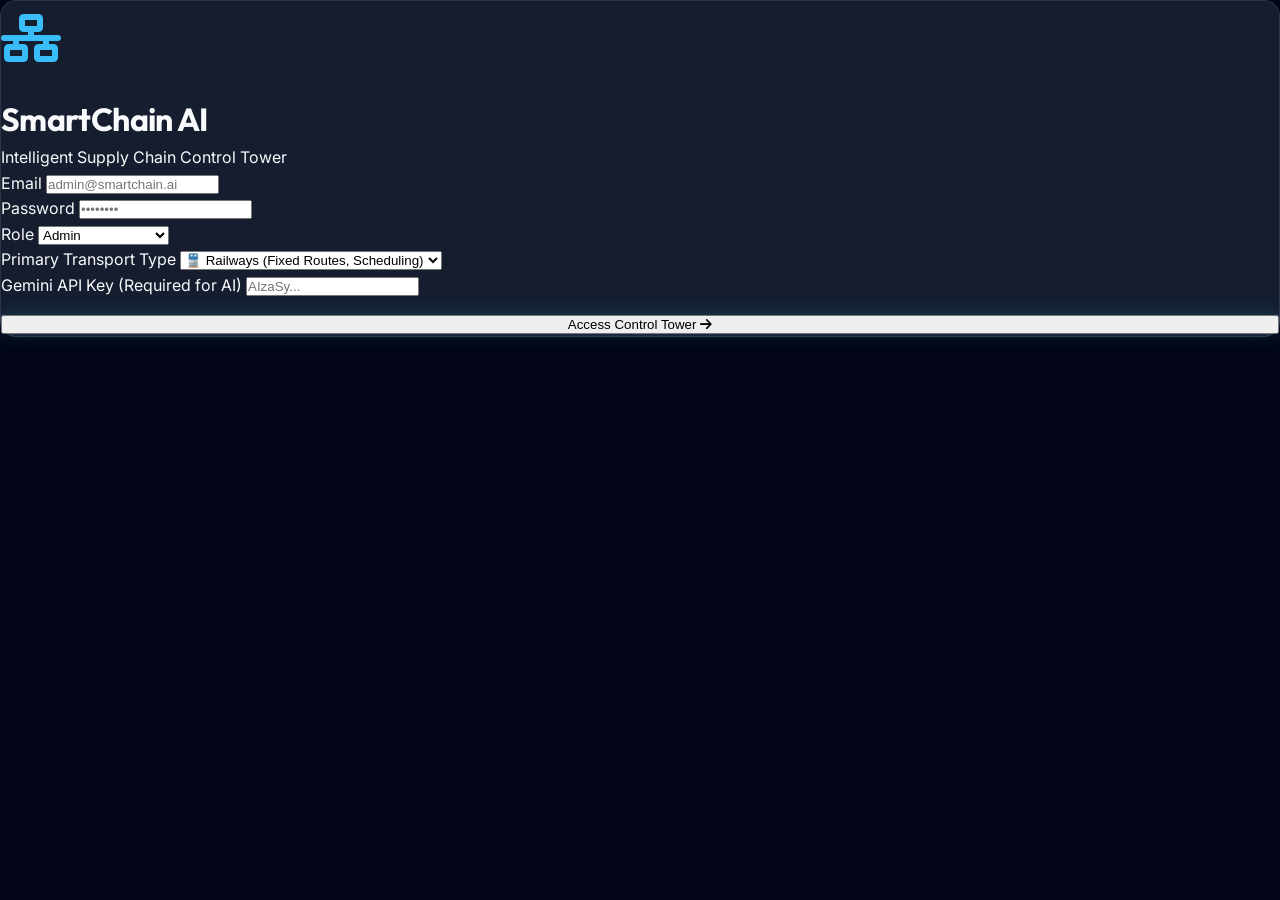
<file: index.html>
<!DOCTYPE html>
<html lang="en">
<head>
    <meta charset="UTF-8">
    <meta name="viewport" content="width=device-width, initial-scale=1.0">
    <title>SmartChain AI | Login</title>
    <link rel="stylesheet" href="https://cdnjs.cloudflare.com/ajax/libs/font-awesome/6.4.0/css/all.min.css">
    <link href="https://fonts.googleapis.com/css2?family=Inter:wght@400;500;600;700&display=swap" rel="stylesheet">
    <link rel="stylesheet" href="style.css">
</head>
<body>

    <div class="login-container">
        <div class="glass login-card fade-in">
            <div class="login-header">
                <div style="font-size: 3rem; color: var(--accent-blue); margin-bottom: 1rem;">
                    <i class="fas fa-network-wired"></i>
                </div>
                <h1 class="text-gradient">SmartChain AI</h1>
                <p>Intelligent Supply Chain Control Tower</p>
            </div>

            <form id="loginForm">
                <div class="form-group">
                    <label for="email">Email</label>
                    <input type="email" id="email" class="form-control" placeholder="admin@smartchain.ai" required>
                </div>

                <div class="form-group">
                    <label for="password">Password</label>
                    <input type="password" id="password" class="form-control" placeholder="••••••••" required>
                </div>

                <div class="form-group">
                    <label for="role">Role</label>
                    <select id="role" class="form-control" required>
                        <option value="Admin">Admin</option>
                        <option value="Logistics Manager">Logistics Manager</option>
                        <option value="Driver">Driver</option>
                    </select>
                </div>

                <div class="form-group">
                    <label for="transportType">Primary Transport Type</label>
                    <select id="transportType" class="form-control" required>
                        <option value="Railways">🚆 Railways (Fixed Routes, Scheduling)</option>
                        <option value="Airways">✈️ Airways (Fastest, Time Optimization)</option>
                        <option value="Roadways">🚌 Roadways (Flexible, Alternate Paths)</option>
                    </select>
                </div>
                
                <div class="form-group">
                    <label for="apiKey">Gemini API Key (Required for AI)</label>
                    <input type="password" id="apiKey" class="form-control" placeholder="AIzaSy..." required>
                </div>

                <button type="submit" class="btn glow-blue" style="margin-top: 1rem; width: 100%;">
                    Access Control Tower <i class="fas fa-arrow-right"></i>
                </button>
            </form>
        </div>
    </div>

    <script src="auth.js"></script>
    <script>
        // If already logged in, redirect to dashboard
        document.addEventListener('DOMContentLoaded', () => {
            const user = JSON.parse(localStorage.getItem('smartchain_user'));
            if (user && user.email) {
                window.location.href = 'dashboard.html';
            }
        });

        document.getElementById('loginForm').addEventListener('submit', (e) => {
            e.preventDefault();
            const email = document.getElementById('email').value;
            const password = document.getElementById('password').value;
            const role = document.getElementById('role').value;
            const transportType = document.getElementById('transportType').value;
            const apiKey = document.getElementById('apiKey').value;

            if (email && password && apiKey) {
                const userData = {
                    email,
                    role,
                    transportType,
                    apiKey
                };
                localStorage.setItem('smartchain_user', JSON.stringify(userData));
                window.location.href = 'dashboard.html';
            }
        });
    </script>
</body>
</html>
</file>
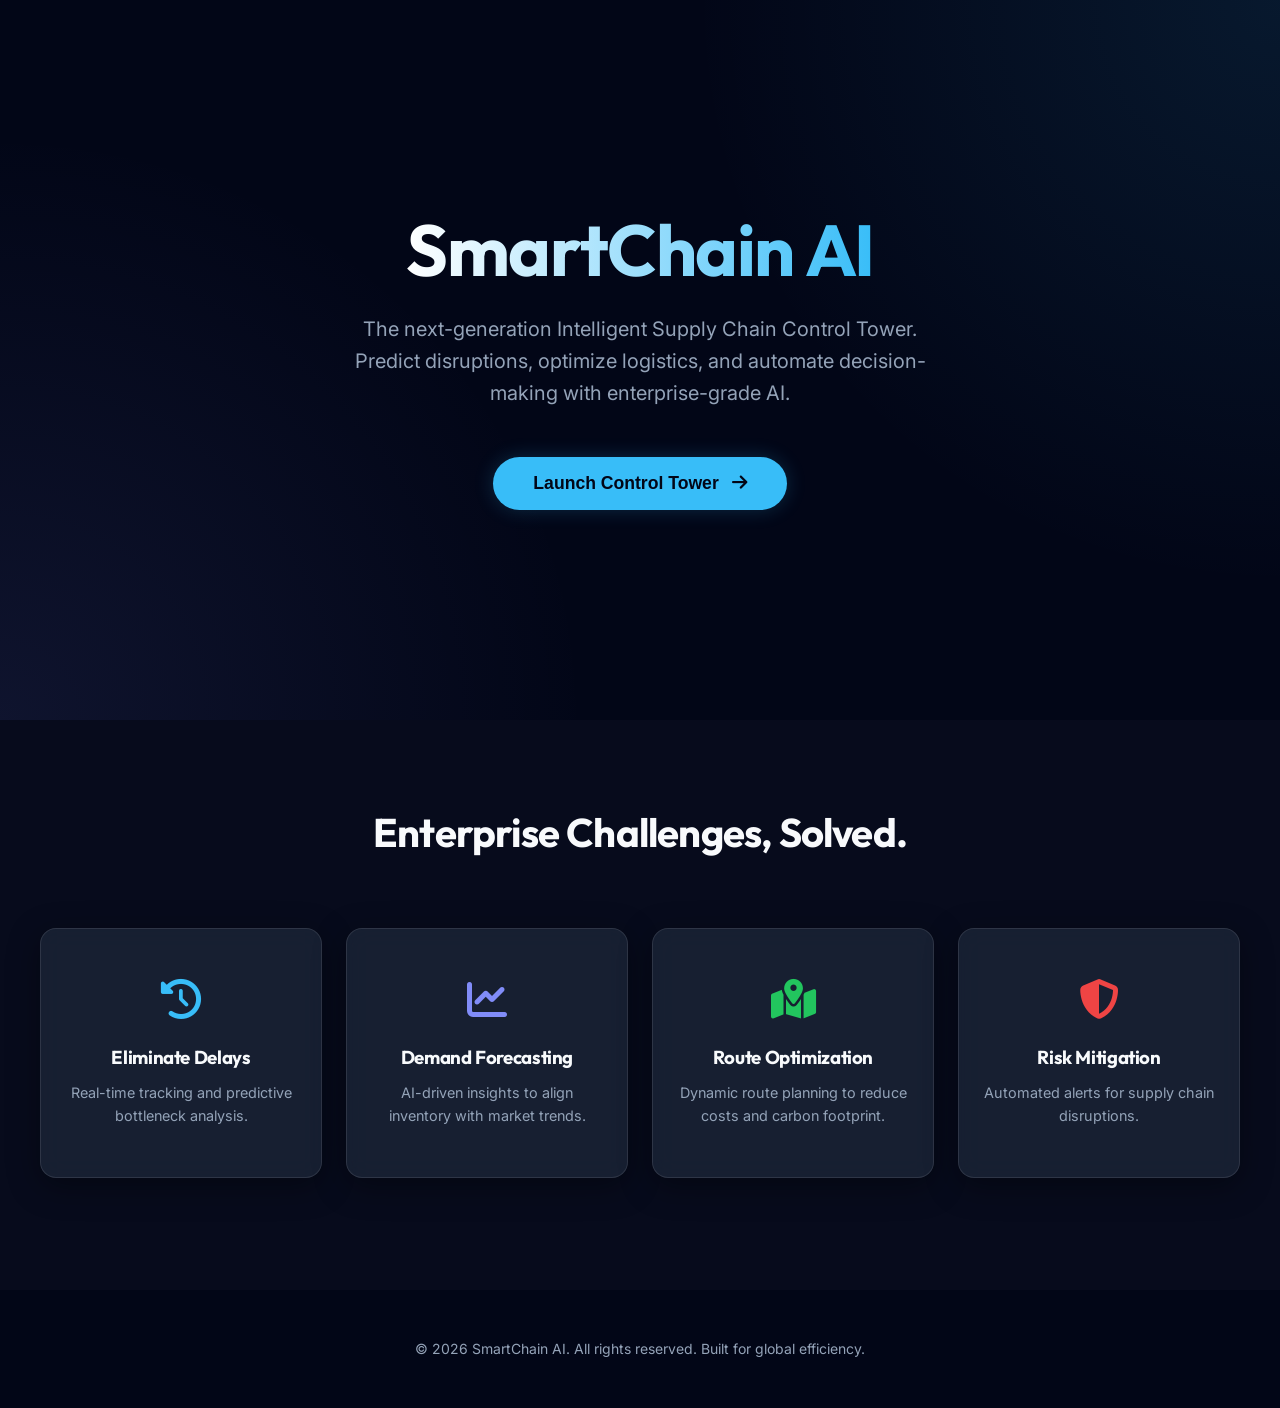
<file: SmartChain-AI-Resilient-Supply-Chain-Optimization-System-main/index.html>
<!DOCTYPE html>
<html lang="en">
<head>
    <meta charset="UTF-8">
    <meta name="viewport" content="width=device-width, initial-scale=1.0">
    <title>SmartChain AI | Intelligent Supply Chain Control</title>
    <link rel="stylesheet" href="https://cdnjs.cloudflare.com/ajax/libs/font-awesome/6.4.0/css/all.min.css">
    <link rel="stylesheet" href="style.css">
</head>
<body>

    <div class="hero">
        <h1 class="animate-fade-in">SmartChain AI</h1>
        <p class="animate-fade-in" style="animation-delay: 0.2s;">
            The next-generation Intelligent Supply Chain Control Tower. Predict disruptions, optimize logistics, and automate decision-making with enterprise-grade AI.
        </p>
        <div class="animate-fade-in" style="animation-delay: 0.4s;">
            <button class="cta-button glow-blue" onclick="window.location.href='dashboard.html'">
                Launch Control Tower <i class="fas fa-arrow-right" style="margin-left: 0.5rem;"></i>
            </button>
        </div>
    </div>

    <section style="padding: 5rem 2.5rem; background: rgba(255,255,255,0.02);">
        <h2 style="text-align: center; margin-bottom: 4rem; font-size: 2.5rem;">Enterprise Challenges, Solved.</h2>
        <div class="dashboard-grid">
            <div class="glass kpi-card" style="height: 250px; justify-content: center; align-items: center; text-align: center;">
                <i class="fas fa-clock-rotate-left" style="font-size: 2.5rem; color: var(--accent-blue); margin-bottom: 1rem;"></i>
                <h3>Eliminate Delays</h3>
                <p style="color: var(--text-secondary); font-size: 0.9rem;">Real-time tracking and predictive bottleneck analysis.</p>
            </div>
            <div class="glass kpi-card" style="height: 250px; justify-content: center; align-items: center; text-align: center;">
                <i class="fas fa-chart-line" style="font-size: 2.5rem; color: var(--accent-purple); margin-bottom: 1rem;"></i>
                <h3>Demand Forecasting</h3>
                <p style="color: var(--text-secondary); font-size: 0.9rem;">AI-driven insights to align inventory with market trends.</p>
            </div>
            <div class="glass kpi-card" style="height: 250px; justify-content: center; align-items: center; text-align: center;">
                <i class="fas fa-map-location-dot" style="font-size: 2.5rem; color: var(--success); margin-bottom: 1rem;"></i>
                <h3>Route Optimization</h3>
                <p style="color: var(--text-secondary); font-size: 0.9rem;">Dynamic route planning to reduce costs and carbon footprint.</p>
            </div>
            <div class="glass kpi-card" style="height: 250px; justify-content: center; align-items: center; text-align: center;">
                <i class="fas fa-shield-halved" style="font-size: 2.5rem; color: var(--danger); margin-bottom: 1rem;"></i>
                <h3>Risk Mitigation</h3>
                <p style="color: var(--text-secondary); font-size: 0.9rem;">Automated alerts for supply chain disruptions.</p>
            </div>
        </div>
    </section>

    <footer style="text-align: center; padding: 3rem; color: var(--text-secondary); font-size: 0.875rem;">
        &copy; 2026 SmartChain AI. All rights reserved. Built for global efficiency.
    </footer>

    <script src="components.js"></script>
    <script src="script.js"></script>
</body>
</html>
</file>
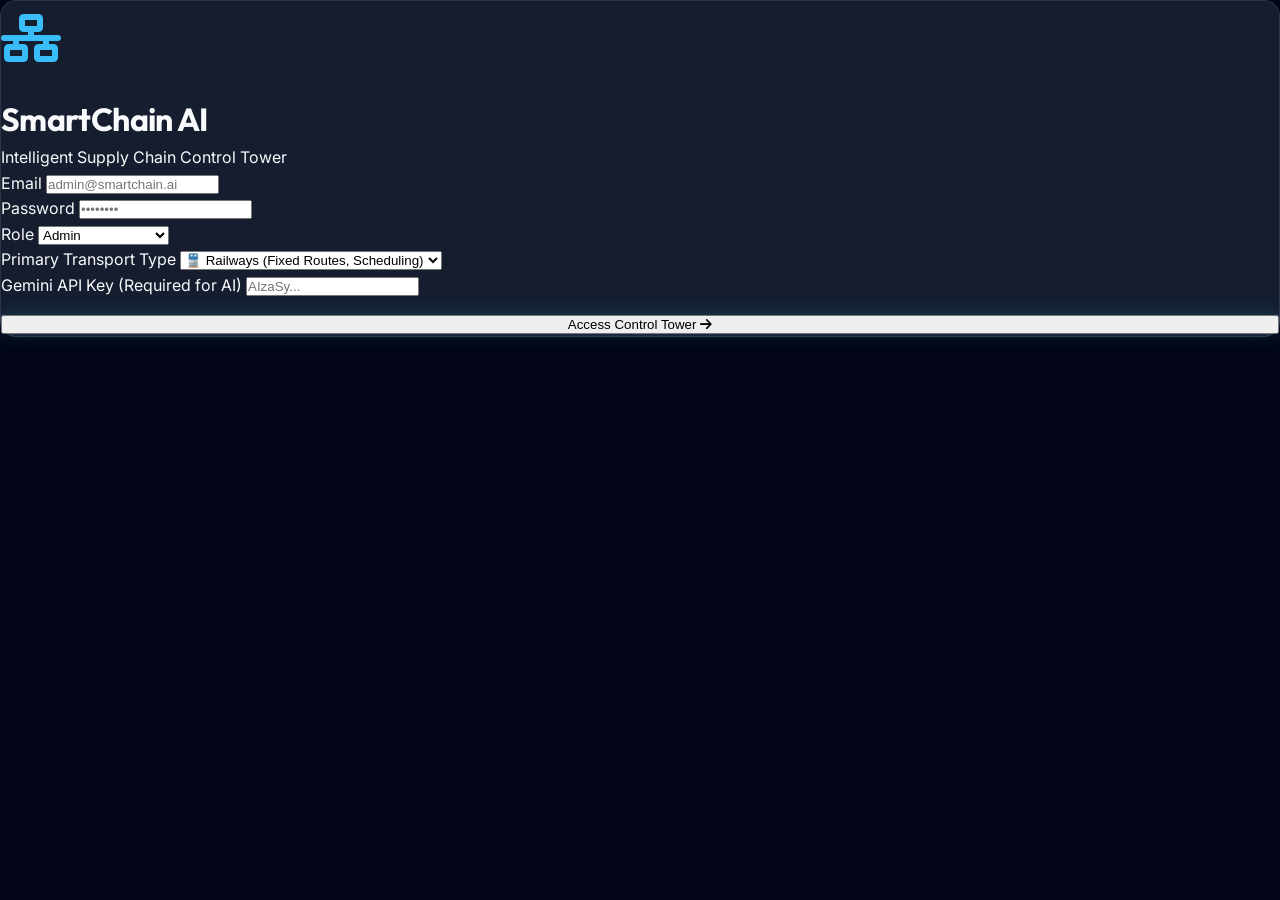
<file: ai.html>
<!DOCTYPE html>
<html lang="en">
<head>
    <meta charset="UTF-8">
    <meta name="viewport" content="width=device-width, initial-scale=1.0">
    <title>SmartChain AI | Decision Engine</title>
    <link rel="stylesheet" href="https://cdnjs.cloudflare.com/ajax/libs/font-awesome/6.4.0/css/all.min.css">
    <link href="https://fonts.googleapis.com/css2?family=Inter:wght@400;500;600;700&display=swap" rel="stylesheet">
    <link rel="stylesheet" href="style.css">
</head>
<body>

    <!-- Sidebar injected by components.js -->

    <main class="app-layout">
        <div class="main-content">
            <header class="page-header fade-in">
                <div>
                    <h1 class="page-title">AI Decision Engine</h1>
                    <p class="page-subtitle">Ask questions about your supply chain network and get actionable insights.</p>
                </div>
            </header>

            <div class="glass panel fade-in" style="animation-delay: 0.1s; max-width: 800px; margin: 0 auto; width: 100%;">
                
                <div class="chat-window" style="height: 500px;">
                    <div class="chat-messages" id="ai-chat-messages">
                        <div class="message ai">
                            Hello! I'm your SmartChain AI Consultant. I have loaded your transport context. What supply chain issues can I help you resolve today?
                        </div>
                    </div>
                    
                    <div class="chat-input-area">
                        <input type="text" id="ai-input" class="chat-input" placeholder="e.g. How should we handle the delay on route 66?">
                        <button class="chat-btn" onclick="askAI()">
                            <i class="fas fa-paper-plane"></i>
                        </button>
                    </div>
                </div>

                <div style="margin-top: 1rem; text-align: center; color: var(--text-secondary); font-size: 0.85rem;">
                    Powered by Google Gemini API
                </div>

            </div>
        </div>
    </main>

    <script src="auth.js"></script>
    <script src="components.js"></script>
    <script src="script.js"></script>
    <script>
        document.getElementById('ai-input').addEventListener('keypress', function(e) {
            if (e.key === 'Enter') {
                askAI();
            }
        });
    </script>
</body>
</html>
</file>
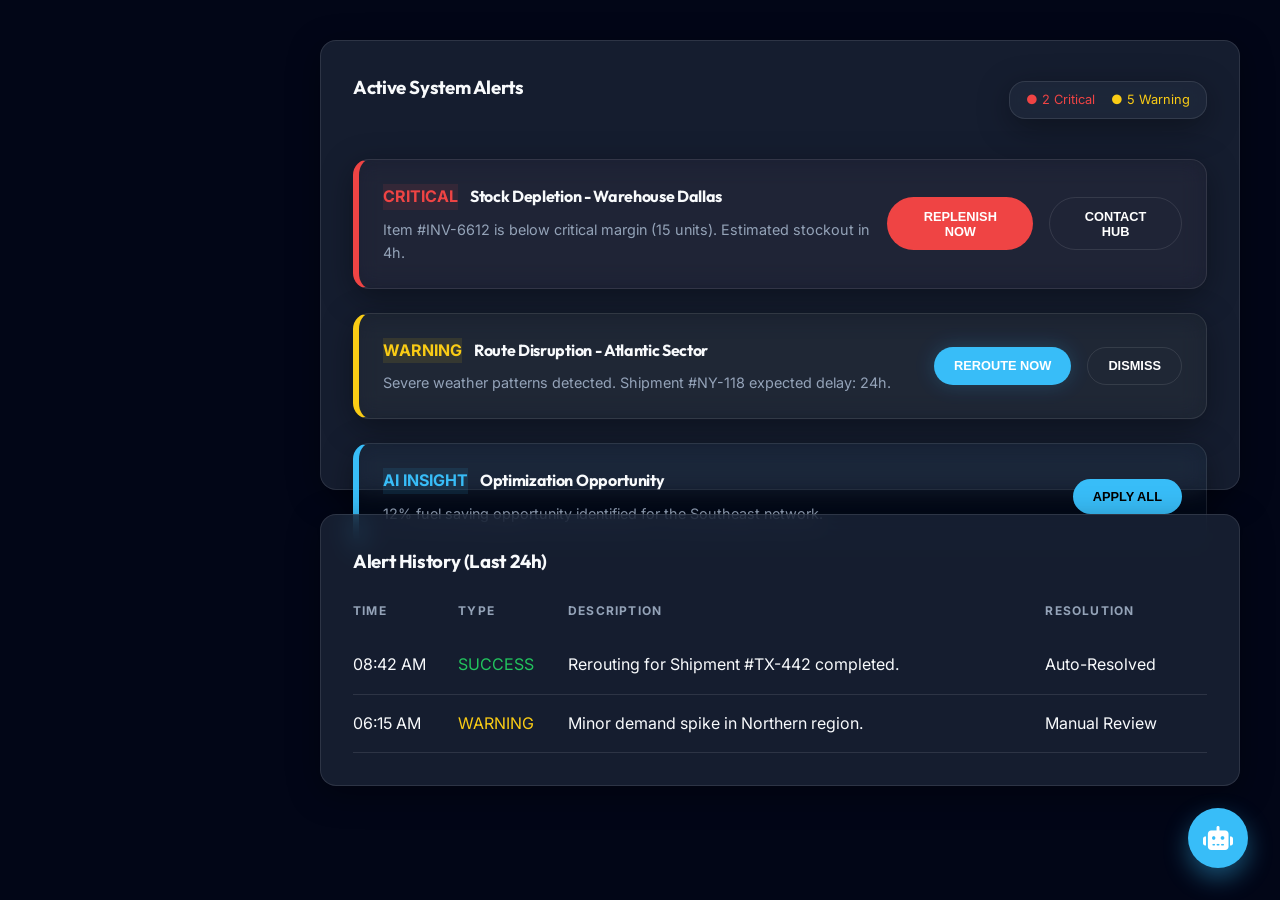
<file: alerts.html>
<!DOCTYPE html>
<html lang="en">
<head>
    <meta charset="UTF-8">
    <meta name="viewport" content="width=device-width, initial-scale=1.0">
    <title>Alert Center | Universal Control Tower</title>
    <link rel="stylesheet" href="https://cdnjs.cloudflare.com/ajax/libs/font-awesome/6.4.0/css/all.min.css">
    <link rel="stylesheet" href="style.css">
</head>
<body>

    <div id="sidebar-container" data-active="alerts"></div>

    <main class="main-content">
        <div id="header-container"></div>

        <div class="section-box glass animate-fade-in">
            <div style="display: flex; justify-content: space-between; align-items: center; margin-bottom: 2rem;">
                <h3>Active System Alerts</h3>
                <div class="glass" style="padding: 0.5rem 1rem; font-size: 0.8rem; display: flex; gap: 1rem;">
                    <span style="color: var(--danger);">● 2 Critical</span>
                    <span style="color: var(--warning);">● 5 Warning</span>
                </div>
            </div>

            <div style="margin-top: 1rem;">
                <!-- Critical Alert -->
                <div class="glass" style="padding: 1.5rem; margin-bottom: 1.5rem; border-left: 6px solid var(--danger); display: flex; justify-content: space-between; align-items: center; background: rgba(239, 68, 68, 0.02);">
                    <div>
                        <div style="display: flex; align-items: center; gap: 0.75rem; margin-bottom: 0.5rem;">
                            <span class="status-pill" style="background: rgba(239, 68, 68, 0.1); color: var(--danger); font-weight: 700;">CRITICAL</span>
                            <h4 style="color: var(--text-primary); margin: 0;">Stock Depletion - Warehouse Dallas</h4>
                        </div>
                        <p style="font-size: 0.9rem; color: var(--text-secondary);">Item #INV-6612 is below critical margin (15 units). Estimated stockout in 4h.</p>
                    </div>
                    <div style="display: flex; gap: 1rem;">
                        <button class="cta-button" style="background: var(--danger); color: white; padding: 0.65rem 1.25rem; font-size: 0.8rem; border: none;" onclick="showToast('Replenishment order #7712 dispatched.', 'success')">REPLENISH NOW</button>
                        <button class="cta-button" style="background: transparent; border: 1px solid var(--border); padding: 0.65rem 1.25rem; font-size: 0.8rem;">CONTACT HUB</button>
                    </div>
                </div>

                <!-- Warning Alert -->
                <div class="glass" style="padding: 1.5rem; margin-bottom: 1.5rem; border-left: 6px solid var(--warning); display: flex; justify-content: space-between; align-items: center; background: rgba(250, 204, 21, 0.02);">
                    <div>
                        <div style="display: flex; align-items: center; gap: 0.75rem; margin-bottom: 0.5rem;">
                            <span class="status-pill" style="background: rgba(250, 204, 21, 0.1); color: var(--warning); font-weight: 700;">WARNING</span>
                            <h4 style="color: var(--text-primary); margin: 0;">Route Disruption - Atlantic Sector</h4>
                        </div>
                        <p style="font-size: 0.9rem; color: var(--text-secondary);">Severe weather patterns detected. Shipment #NY-118 expected delay: 24h.</p>
                    </div>
                    <div style="display: flex; gap: 1rem;">
                        <button class="cta-button glow-blue" style="padding: 0.65rem 1.25rem; font-size: 0.8rem;" onclick="simulateOptimization()">REROUTE NOW</button>
                        <button class="cta-button" style="background: transparent; border: 1px solid var(--border); padding: 0.65rem 1.25rem; font-size: 0.8rem;">DISMISS</button>
                    </div>
                </div>

                <!-- Info Alert -->
                <div class="glass" style="padding: 1.5rem; margin-bottom: 1rem; border-left: 6px solid var(--accent-blue); display: flex; justify-content: space-between; align-items: center; background: rgba(56, 189, 248, 0.02);">
                    <div>
                        <div style="display: flex; align-items: center; gap: 0.75rem; margin-bottom: 0.5rem;">
                            <span class="status-pill" style="background: rgba(56, 189, 248, 0.1); color: var(--accent-blue); font-weight: 700;">AI INSIGHT</span>
                            <h4 style="color: var(--text-primary); margin: 0;">Optimization Opportunity</h4>
                        </div>
                        <p style="font-size: 0.9rem; color: var(--text-secondary);">12% fuel saving opportunity identified for the Southeast network.</p>
                    </div>
                    <button class="cta-button" style="background: var(--accent-blue); color: black; padding: 0.65rem 1.25rem; font-size: 0.8rem; font-weight: 700;" onclick="simulateOptimization()">APPLY ALL</button>
                </div>
            </div>
        </div>

        <div class="section-box glass animate-fade-in" style="margin-top: 1.5rem; height: auto; animation-delay: 0.2s;">
            <h3>Alert History (Last 24h)</h3>
            <table class="data-table">
                <thead>
                    <tr>
                        <th>Time</th>
                        <th>Type</th>
                        <th>Description</th>
                        <th>Resolution</th>
                    </tr>
                </thead>
                <tbody>
                    <tr>
                        <td>08:42 AM</td>
                        <td><span style="color: var(--success);">SUCCESS</span></td>
                        <td>Rerouting for Shipment #TX-442 completed.</td>
                        <td>Auto-Resolved</td>
                    </tr>
                    <tr>
                        <td>06:15 AM</td>
                        <td><span style="color: var(--warning);">WARNING</span></td>
                        <td>Minor demand spike in Northern region.</td>
                        <td>Manual Review</td>
                    </tr>
                </tbody>
            </table>
        </div>
    </main>

    <!-- Floating AI Assistant -->
    <div class="ai-fab" onclick="toggleAI()">
        <i class="fas fa-robot"></i>
    </div>
    
    <div class="glass ai-panel" id="ai-panel">
        <div style="display: flex; justify-content: space-between; align-items: center; margin-bottom: 1rem;">
            <h3>Strategic Hub</h3>
            <i class="fas fa-times" onclick="toggleAI()" style="cursor: pointer;"></i>
        </div>
        <div class="chat-container">
            <div class="chat-messages" id="chat">
                <div class="message ai">Strategic Hub Online. How can I help?</div>
            </div>
            <div class="chat-input">
                <input type="text" id="userInput" placeholder="Ask AI...">
                <button onclick="getAI()"><i class="fas fa-paper-plane"></i></button>
            </div>
        </div>
    </div>

    <div class="loading-overlay" id="loading-overlay">
        <span class="loader"></span>
        <span class="loading-text" id="loading-text">Processing Operational Alerts...</span>
    </div>

    <script src="data.js"></script>
    <script src="components.js"></script>
    <script src="script.js"></script>
</body>
</html>
</file>
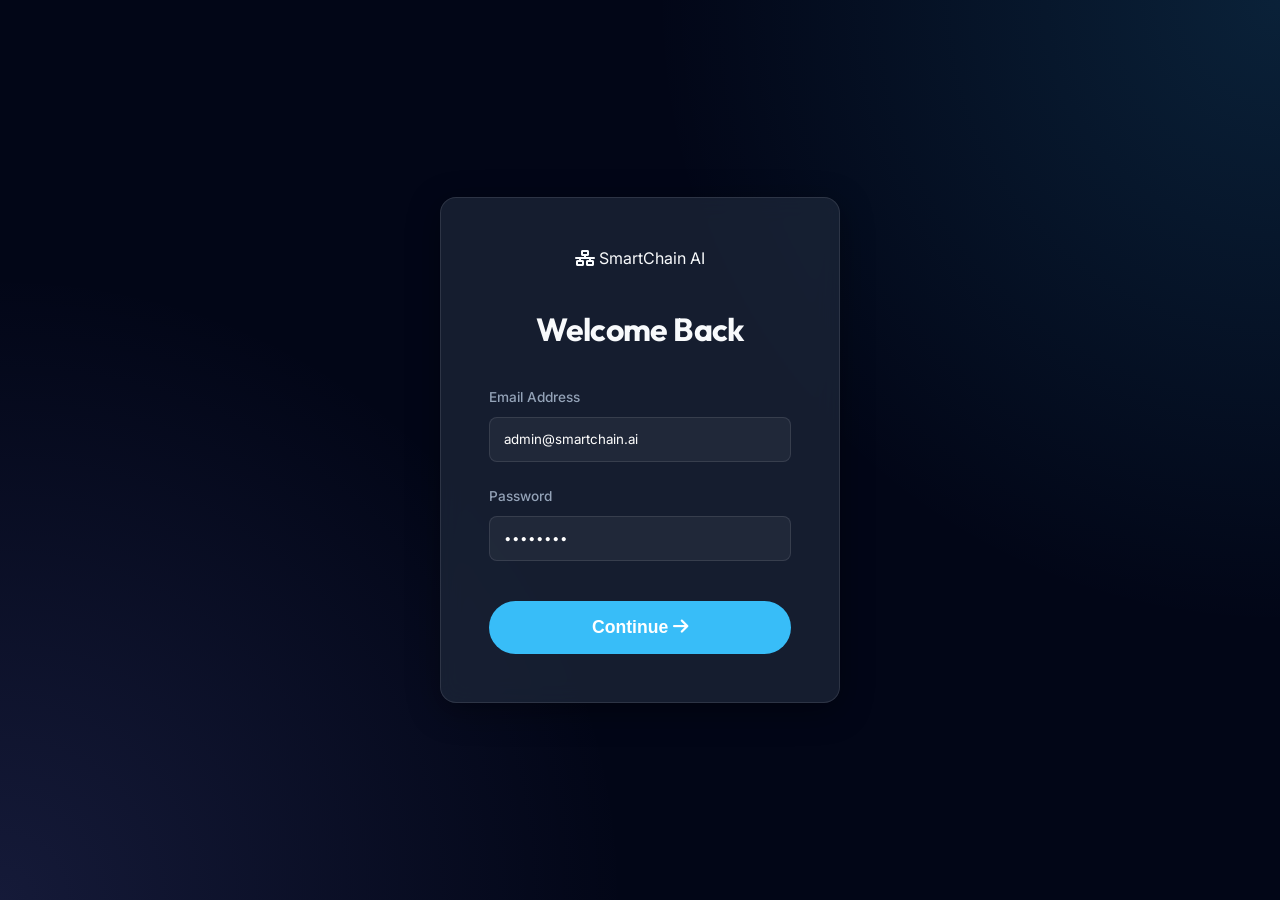
<file: login.html>
<!DOCTYPE html>
<html lang="en">

<head>
    <meta charset="UTF-8">
    <meta name="viewport" content="width=device-width, initial-scale=1.0">
    <title>Login | Universal Control Tower</title>
    <link rel="stylesheet" href="https://cdnjs.cloudflare.com/ajax/libs/font-awesome/6.4.0/css/all.min.css">
    <link rel="stylesheet" href="style.css">
    <style>
        .login-container {
            height: 100vh;
            display: flex;
            justify-content: center;
            align-items: center;
            background: radial-gradient(circle at top right, rgba(56, 189, 248, 0.15), transparent 40%),
                radial-gradient(circle at bottom left, rgba(129, 140, 248, 0.15), transparent 40%);
        }

        .login-box {
            width: 400px;
            padding: 3rem;
            text-align: center;
        }

        .login-box h2 {
            margin-bottom: 2rem;
            font-size: 2rem;
        }

        .input-group {
            margin-bottom: 1.5rem;
            text-align: left;
        }

        .input-group label {
            display: block;
            font-size: 0.85rem;
            color: var(--text-secondary);
            margin-bottom: 0.5rem;
            font-weight: 500;
        }

        .input-group input,
        .input-group select {
            width: 100%;
            background: rgba(255, 255, 255, 0.05);
            border: 1px solid var(--border);
            border-radius: 8px;
            padding: 0.85rem;
            color: white;
            outline: none;
            transition: var(--transition);
            font-family: 'Inter', sans-serif;
        }

        .input-group input:focus,
        .input-group select:focus {
            border-color: var(--accent-blue);
            background: rgba(255, 255, 255, 0.08);
            box-shadow: 0 0 15px rgba(56, 189, 248, 0.15);
        }

        .login-button {
            width: 100%;
            margin-top: 1rem;
        }

        #role-step {
            display: none;
        }
    </style>
</head>

<body>

    <div class="login-container">
        <div class="glass login-box animate-fade-in" id="login-step">
            <div class="brand" style="justify-content: center; margin-bottom: 2rem;">
                <i class="fas fa-network-wired"></i>
                <span>SmartChain AI</span>
            </div>
            <h2>Welcome Back</h2>
            <div class="input-group">
                <label>Email Address</label>
                <input type="email" id="email" placeholder="admin@smartchain.ai" value="admin@smartchain.ai">
            </div>
            <div class="input-group">
                <label>Password</label>
                <input type="password" id="password" placeholder="••••••••" value="password">
            </div>
            <button class="cta-button login-button" onclick="nextStep()">Continue <i
                    class="fas fa-arrow-right"></i></button>
        </div>

        <div class="glass login-box animate-fade-in" id="role-step">
            <h2>Configure Session</h2>
            <p style="color: var(--text-secondary); margin-bottom: 2rem;">Select your operational domain and role.</p>

            <div class="input-group">
                <label>Operational Domain</label>
                <select id="domain">
                    <option value="logistics">Supply Chain & Logistics</option>
                    <option value="transport">Public Transportation</option>
                    <option value="aviation">Aviation & Flight Ops</option>
                    <option value="maritime">Maritime & Shipping</option>
                    <option value="emergency">Emergency Response</option>
                </select>
            </div>

            <div class="input-group">
                <label>Your Role</label>
                <select id="role">
                    <option value="manager">Operations Manager</option>
                    <option value="analyst">Data Analyst</option>
                    <option value="operator">Field Operator</option>
                    <option value="coordinator">Emergency Coordinator</option>
                </select>
            </div>

            <button class="cta-button login-button" onclick="finishLogin()">Launch Control Tower <i
                    class="fas fa-rocket"></i></button>
            <p style="margin-top: 1.5rem; font-size: 0.8rem; color: var(--text-secondary); cursor: pointer;"
                onclick="prevStep()">Back to credentials</p>
        </div>
    </div>

    <script>
        function nextStep() {
            document.getElementById('login-step').style.display = 'none';
            document.getElementById('role-step').style.display = 'block';
        }

        function prevStep() {
            document.getElementById('login-step').style.display = 'block';
            document.getElementById('role-step').style.display = 'none';
        }

        function finishLogin() {
            const domain = document.getElementById('domain').value;
            const role = document.getElementById('role').value;

            localStorage.setItem('sc_domain', domain);
            localStorage.setItem('sc_role', role);
            localStorage.setItem('sc_authenticated', 'true');

            window.location.href = 'dashboard.html';
        }
    </script>
</body>

</html>
</file>
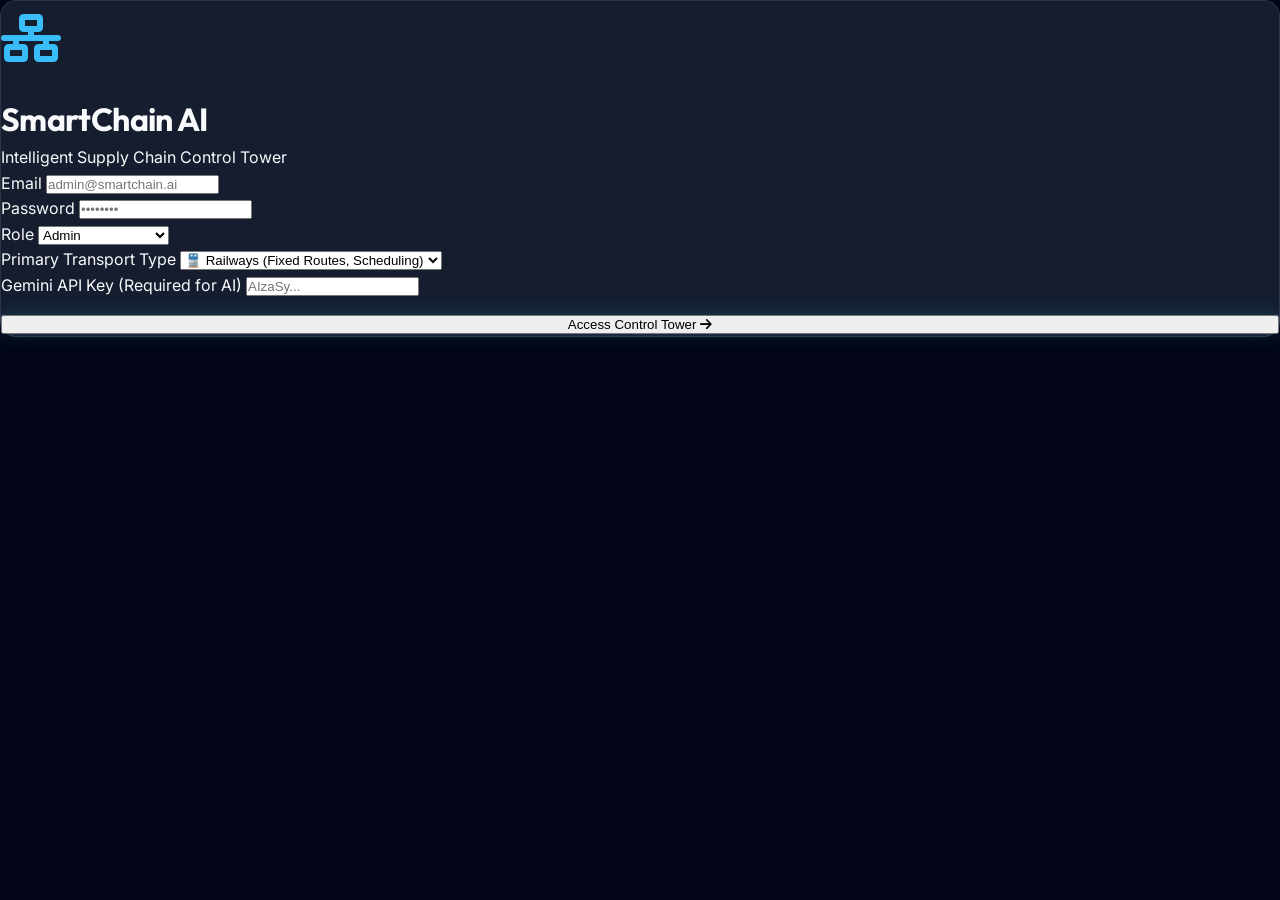
<file: tracking.html>
<!DOCTYPE html>
<html lang="en">
<head>
    <meta charset="UTF-8">
    <meta name="viewport" content="width=device-width, initial-scale=1.0">
    <title>SmartChain AI | Order Tracking</title>
    <link rel="stylesheet" href="https://cdnjs.cloudflare.com/ajax/libs/font-awesome/6.4.0/css/all.min.css">
    <link href="https://fonts.googleapis.com/css2?family=Inter:wght@400;500;600;700&display=swap" rel="stylesheet">
    <link rel="stylesheet" href="style.css">
</head>
<body>

    <!-- Sidebar injected by components.js -->

    <main class="app-layout">
        <div class="main-content">
            <header class="page-header fade-in">
                <div>
                    <h1 class="page-title">Live Order Tracking</h1>
                    <p class="page-subtitle">Track specific shipments across the logistics network.</p>
                </div>
            </header>

            <div class="glass panel fade-in tracking-container" style="animation-delay: 0.1s;">
                <div class="search-box">
                    <input type="text" id="orderId" class="form-control" style="flex: 1; padding: 1rem;" placeholder="Enter Order ID (e.g. SC-10492)">
                    <button class="btn" onclick="searchOrder()" style="padding: 1rem 2rem;">
                        <i class="fas fa-search"></i> Track
                    </button>
                </div>

                <div id="tracking-result" class="tracking-status">
                    <i id="status-icon-main" class="fas fa-truck-fast status-icon"></i>
                    <h2 id="status-text-main" style="margin-bottom: 0.5rem;">In Transit</h2>
                    <p style="color: var(--text-secondary);">Currently nearing Sector 7 Checkpoint</p>

                    <div class="status-timeline">
                        <div class="timeline-step completed">
                            <div class="step-dot"><i class="fas fa-check"></i></div>
                            <span class="step-label">Dispatched</span>
                        </div>
                        
                        <div class="timeline-step active" id="step-transit">
                            <div class="step-dot"><i class="fas fa-truck"></i></div>
                            <span class="step-label">In Transit</span>
                        </div>
                        
                        <div class="timeline-step" id="step-delivered">
                            <div class="step-dot"><i class="fas fa-home"></i></div>
                            <span class="step-label">Delivered</span>
                        </div>
                    </div>
                </div>
            </div>
        </div>
    </main>

    <script src="auth.js"></script>
    <script src="components.js"></script>
    <script src="script.js"></script>
</body>
</html>
</file>
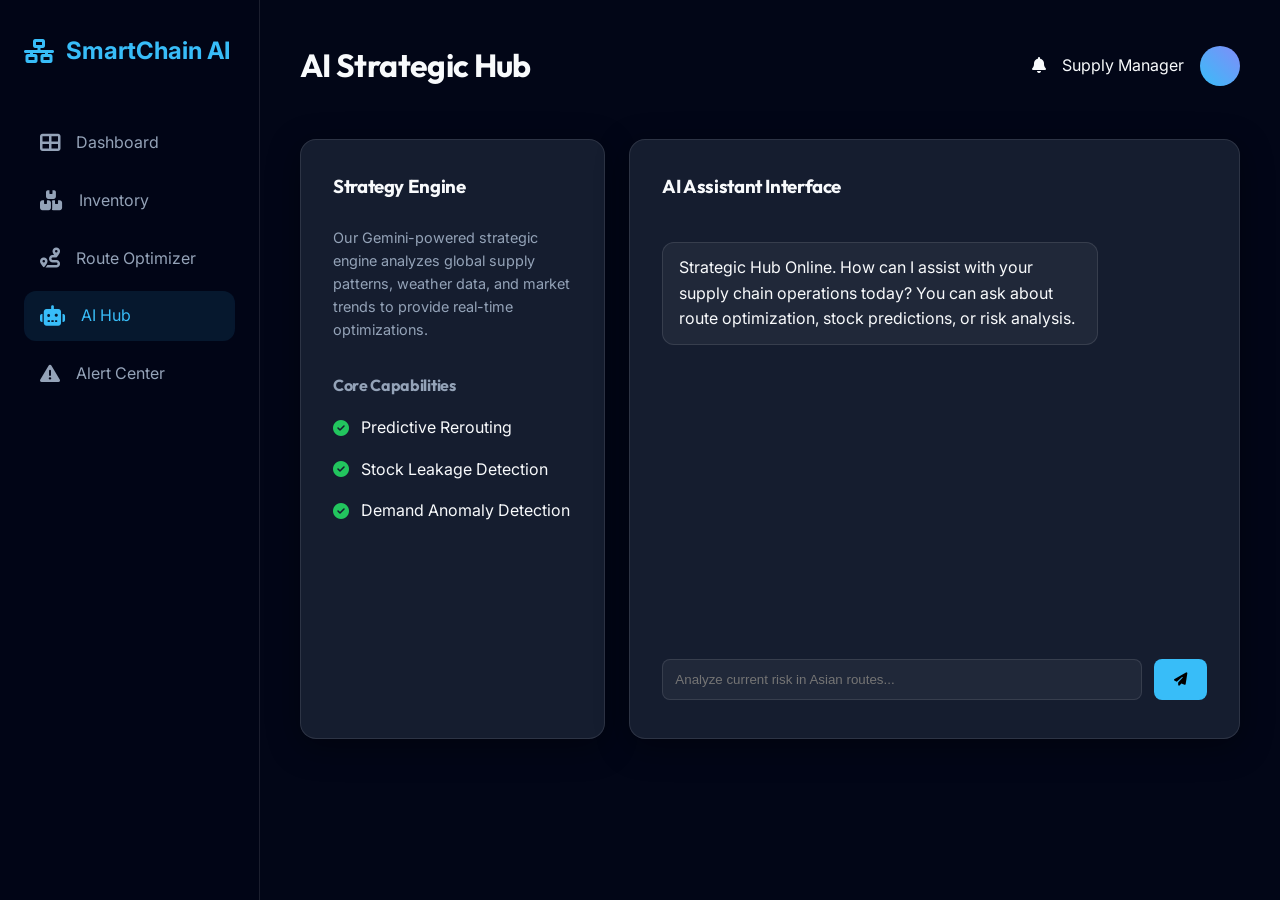
<file: SmartChain-AI-Resilient-Supply-Chain-Optimization-System-main/ai.html>
<!DOCTYPE html>
<html lang="en">
<head>
    <meta charset="UTF-8">
    <meta name="viewport" content="width=device-width, initial-scale=1.0">
    <title>AI Hub | SmartChain AI</title>
    <link rel="stylesheet" href="https://cdnjs.cloudflare.com/ajax/libs/font-awesome/6.4.0/css/all.min.css">
    <link rel="stylesheet" href="style.css">
</head>
<body>

    <div id="sidebar-container" data-active="ai"></div>

    <main class="main-content">
        <div id="header-container" data-title="AI Strategic Hub"></div>

        <div class="sections-grid" style="grid-template-columns: 1fr 2fr;">
            <div class="section-box glass animate-fade-in" style="height: auto;">
                <h3>Strategy Engine</h3>
                <p style="color: var(--text-secondary); font-size: 0.9rem; margin-bottom: 2rem;">
                    Our Gemini-powered strategic engine analyzes global supply patterns, weather data, and market trends to provide real-time optimizations.
                </p>
                
                <h4 style="color: var(--text-secondary); margin-bottom: 1rem;">Core Capabilities</h4>
                <ul style="list-style: none; padding: 0;">
                    <li style="margin-bottom: 1rem; display: flex; align-items: center; gap: 0.75rem;">
                        <i class="fas fa-check-circle" style="color: var(--success);"></i>
                        <span>Predictive Rerouting</span>
                    </li>
                    <li style="margin-bottom: 1rem; display: flex; align-items: center; gap: 0.75rem;">
                        <i class="fas fa-check-circle" style="color: var(--success);"></i>
                        <span>Stock Leakage Detection</span>
                    </li>
                    <li style="margin-bottom: 1rem; display: flex; align-items: center; gap: 0.75rem;">
                        <i class="fas fa-check-circle" style="color: var(--success);"></i>
                        <span>Demand Anomaly Detection</span>
                    </li>
                </ul>
            </div>

            <div class="section-box glass animate-fade-in" style="height: 600px; animation-delay: 0.2s;">
                <h3>AI Assistant Interface</h3>
                <div class="chat-container">
                    <div class="chat-messages" id="chat">
                        <div class="message ai">Strategic Hub Online. How can I assist with your supply chain operations today? You can ask about route optimization, stock predictions, or risk analysis.</div>
                    </div>
                    <div class="chat-input">
                        <input type="text" id="userInput" placeholder="Analyze current risk in Asian routes...">
                        <button onclick="getAI()"><i class="fas fa-paper-plane"></i></button>
                    </div>
                </div>
            </div>
        </div>
    </main>

    <script src="components.js"></script>
    <script src="script.js"></script>
</body>
</html>
</file>
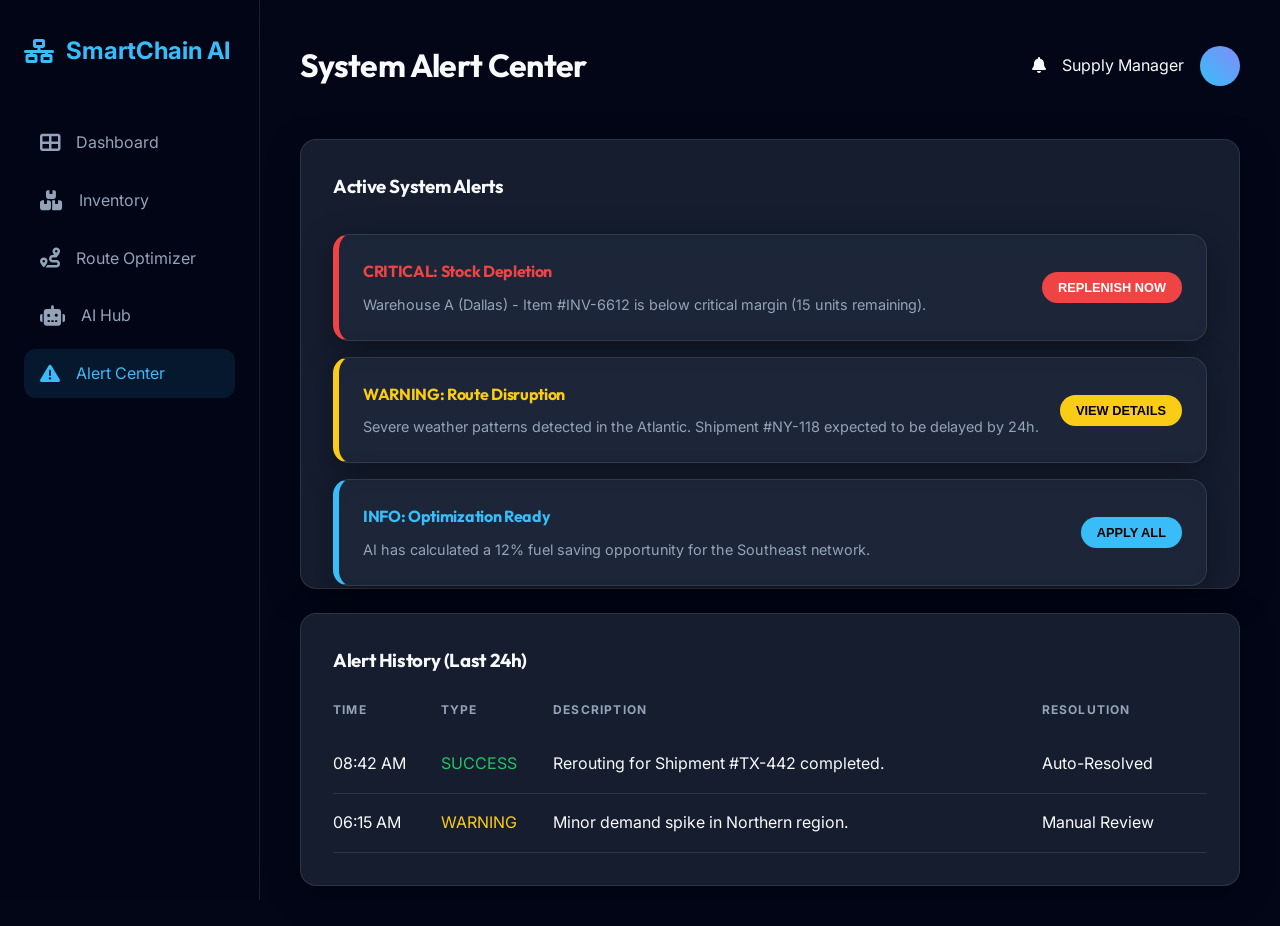
<file: SmartChain-AI-Resilient-Supply-Chain-Optimization-System-main/alerts.html>
<!DOCTYPE html>
<html lang="en">
<head>
    <meta charset="UTF-8">
    <meta name="viewport" content="width=device-width, initial-scale=1.0">
    <title>Alert Center | SmartChain AI</title>
    <link rel="stylesheet" href="https://cdnjs.cloudflare.com/ajax/libs/font-awesome/6.4.0/css/all.min.css">
    <link rel="stylesheet" href="style.css">
</head>
<body>

    <div id="sidebar-container" data-active="alerts"></div>

    <main class="main-content">
        <div id="header-container" data-title="System Alert Center"></div>

        <div class="section-box glass animate-fade-in">
            <h3>Active System Alerts</h3>
            <div style="margin-top: 2rem;">
                <div class="glass" style="padding: 1.5rem; margin-bottom: 1rem; border-left: 6px solid var(--danger); display: flex; justify-content: space-between; align-items: center;">
                    <div>
                        <h4 style="color: var(--danger); margin-bottom: 0.5rem;">CRITICAL: Stock Depletion</h4>
                        <p style="font-size: 0.9rem; color: var(--text-secondary);">Warehouse A (Dallas) - Item #INV-6612 is below critical margin (15 units remaining).</p>
                    </div>
                    <button class="cta-button" style="background: var(--danger); color: white; padding: 0.5rem 1rem; font-size: 0.8rem;">REPLENISH NOW</button>
                </div>

                <div class="glass" style="padding: 1.5rem; margin-bottom: 1rem; border-left: 6px solid var(--warning); display: flex; justify-content: space-between; align-items: center;">
                    <div>
                        <h4 style="color: var(--warning); margin-bottom: 0.5rem;">WARNING: Route Disruption</h4>
                        <p style="font-size: 0.9rem; color: var(--text-secondary);">Severe weather patterns detected in the Atlantic. Shipment #NY-118 expected to be delayed by 24h.</p>
                    </div>
                    <button class="cta-button" style="background: var(--warning); color: black; padding: 0.5rem 1rem; font-size: 0.8rem;">VIEW DETAILS</button>
                </div>

                <div class="glass" style="padding: 1.5rem; margin-bottom: 1rem; border-left: 6px solid var(--accent-blue); display: flex; justify-content: space-between; align-items: center;">
                    <div>
                        <h4 style="color: var(--accent-blue); margin-bottom: 0.5rem;">INFO: Optimization Ready</h4>
                        <p style="font-size: 0.9rem; color: var(--text-secondary);">AI has calculated a 12% fuel saving opportunity for the Southeast network.</p>
                    </div>
                    <button class="cta-button" style="background: var(--accent-blue); color: black; padding: 0.5rem 1rem; font-size: 0.8rem;">APPLY ALL</button>
                </div>
            </div>
        </div>

        <div class="section-box glass animate-fade-in" style="margin-top: 1.5rem; height: auto; animation-delay: 0.2s;">
            <h3>Alert History (Last 24h)</h3>
            <table class="data-table">
                <thead>
                    <tr>
                        <th>Time</th>
                        <th>Type</th>
                        <th>Description</th>
                        <th>Resolution</th>
                    </tr>
                </thead>
                <tbody>
                    <tr>
                        <td>08:42 AM</td>
                        <td><span style="color: var(--success);">SUCCESS</span></td>
                        <td>Rerouting for Shipment #TX-442 completed.</td>
                        <td>Auto-Resolved</td>
                    </tr>
                    <tr>
                        <td>06:15 AM</td>
                        <td><span style="color: var(--warning);">WARNING</span></td>
                        <td>Minor demand spike in Northern region.</td>
                        <td>Manual Review</td>
                    </tr>
                </tbody>
            </table>
        </div>
    </main>

    <script src="components.js"></script>
    <script src="script.js"></script>
</body>
</html>
</file>
<file: style.css>
@import url('https://fonts.googleapis.com/css2?family=Inter:wght@300;400;500;600;700&family=Outfit:wght@400;500;600;700&display=swap');

:root {
    --bg-dark: #020617;
    --bg-card: rgba(30, 41, 59, 0.7);
    --accent-blue: #38bdf8;
    --accent-purple: #818cf8;
    --text-primary: #f8fafc;
    --text-secondary: #94a3b8;
    --success: #22c55e;
    --warning: #facc15;
    --danger: #ef4444;
    --border: rgba(255, 255, 255, 0.1);
    --glass-blur: blur(12px);
    --transition: all 0.3s cubic-bezier(0.4, 0, 0.2, 1);
}

* {
    margin: 0;
    padding: 0;
    box-sizing: border-box;
}

body {
    background-color: var(--bg-dark);
    color: var(--text-primary);
    font-family: 'Inter', sans-serif;
    line-height: 1.6;
    overflow-x: hidden;
}

h1, h2, h3, h4 {
    font-family: 'Outfit', sans-serif;
    letter-spacing: -0.02em;
}

/* Glassmorphism Utilities */
.glass {
    background: var(--bg-card);
    backdrop-filter: var(--glass-blur);
    border: 1px solid var(--border);
    border-radius: 16px;
    box-shadow: 0 8px 32px 0 rgba(0, 0, 0, 0.37);
}

.glow-blue {
    box-shadow: 0 0 20px rgba(56, 189, 248, 0.2);
}

/* Sidebar Styling */
.sidebar {
    width: 280px;
    height: 100vh;
    background: rgba(2, 6, 23, 0.8);
    backdrop-filter: blur(20px);
    border-right: 1px solid var(--border);
    padding: 2rem 1.5rem;
    position: fixed;
    display: flex;
    flex-direction: column;
    z-index: 100;
}

.sidebar .brand {
    font-size: 1.5rem;
    font-weight: 700;
    color: var(--accent-blue);
    margin-bottom: 3rem;
    display: flex;
    align-items: center;
    gap: 0.75rem;
}

.sidebar nav ul {
    list-style: none;
}

.sidebar nav li {
    padding: 0.85rem 1.25rem;
    margin-bottom: 0.75rem;
    border-radius: 12px;
    cursor: pointer;
    transition: var(--transition);
    color: var(--text-secondary);
    display: flex;
    align-items: center;
    gap: 1.25rem;
    border: 1px solid transparent;
}

.sidebar nav li:hover, .sidebar nav li.active {
    background: rgba(56, 189, 248, 0.1);
    color: var(--accent-blue);
    border-color: rgba(56, 189, 248, 0.2);
    box-shadow: 0 4px 15px rgba(56, 189, 248, 0.05);
}

.sidebar nav li i {
    font-size: 1.1rem;
    width: 20px;
    text-align: center;
}

/* Main Content Layout */
.main-content {
    margin-left: 280px;
    padding: 2.5rem;
    min-height: 100vh;
}

header {
    display: flex;
    justify-content: space-between;
    align-items: center;
    margin-bottom: 3rem;
}

.user-profile {
    display: flex;
    align-items: center;
    gap: 1rem;
}

.avatar {
    width: 40px;
    height: 40px;
    border-radius: 50%;
    background: linear-gradient(45deg, var(--accent-blue), var(--accent-purple));
}

/* Landing Page (Hero) */
.hero {
    height: 80vh;
    display: flex;
    flex-direction: column;
    justify-content: center;
    align-items: center;
    text-align: center;
    background: radial-gradient(circle at top right, rgba(56, 189, 248, 0.1), transparent 40%),
                radial-gradient(circle at bottom left, rgba(129, 140, 248, 0.1), transparent 40%);
}

.hero h1 {
    font-size: 4.5rem;
    line-height: 1.1;
    margin-bottom: 1.5rem;
    background: linear-gradient(to right, #fff, var(--accent-blue));
    -webkit-background-clip: text;
    -webkit-text-fill-color: transparent;
}

.hero p {
    font-size: 1.25rem;
    color: var(--text-secondary);
    max-width: 600px;
    margin-bottom: 3rem;
}

.cta-button {
    padding: 1rem 2.5rem;
    font-size: 1.1rem;
    font-weight: 600;
    border-radius: 50px;
    border: none;
    background: var(--accent-blue);
    color: white;
    cursor: pointer;
    transition: var(--transition);
}

.cta-button:hover {
    transform: translateY(-2px);
    box-shadow: 0 10px 20px rgba(56, 189, 248, 0.3);
}

/* Dashboard Grid */
.dashboard-grid {
    display: grid;
    grid-template-columns: repeat(4, 1fr);
    gap: 1.5rem;
    margin-bottom: 2rem;
}

.kpi-card {
    padding: 1.5rem;
    display: flex;
    flex-direction: column;
    gap: 0.5rem;
}

.kpi-card .label {
    font-size: 0.875rem;
    color: var(--text-secondary);
}

.kpi-card .value {
    font-size: 1.75rem;
    font-weight: 700;
}

.kpi-card .trend {
    font-size: 0.75rem;
    font-weight: 600;
}

.trend.up { color: var(--success); }
.trend.down { color: var(--danger); }

/* Large Sections */
.sections-grid {
    display: grid;
    grid-template-columns: 2fr 1fr;
    gap: 1.5rem;
}

.section-box {
    padding: 2rem;
    height: 450px;
}

.section-box h3 {
    margin-bottom: 1.5rem;
    display: flex;
    justify-content: space-between;
    align-items: center;
}

/* AI Hub Chat */
.chat-container {
    height: calc(100% - 60px);
    display: flex;
    flex-direction: column;
}

.chat-messages {
    flex: 1;
    overflow-y: auto;
    padding: 1rem 0;
}

.message {
    margin-bottom: 1rem;
    max-width: 80%;
    padding: 0.75rem 1rem;
    border-radius: 12px;
}

.message.user {
    align-self: flex-end;
    background: var(--accent-blue);
    color: white;
    margin-left: auto;
}

.message.ai {
    background: rgba(255, 255, 255, 0.05);
    border: 1px solid var(--border);
}

.chat-input {
    display: flex;
    gap: 0.75rem;
}

.chat-input input {
    flex: 1;
    background: rgba(255, 255, 255, 0.05);
    border: 1px solid var(--border);
    border-radius: 8px;
    padding: 0.75rem;
    color: white;
}

.chat-input button {
    background: var(--accent-blue);
    border: none;
    border-radius: 8px;
    padding: 0 1.25rem;
    cursor: pointer;
}

/* Tables */
.data-table {
    width: 100%;
    border-collapse: collapse;
}

.data-table th {
    text-align: left;
    color: var(--text-secondary);
    font-size: 0.75rem;
    text-transform: uppercase;
    letter-spacing: 0.1em;
    padding-bottom: 1rem;
}

.data-table td {
    padding: 1rem 0;
    border-bottom: 1px solid var(--border);
}

/* Map placeholder */
#map-container {
    height: 100%;
    border-radius: 12px;
    overflow: hidden;
}

/* Animations */
@keyframes fadeInUp {
    from { opacity: 0; transform: translateY(20px); }
    to { opacity: 1; transform: translateY(0); }
}

.animate-fade-in {
    animation: fadeInUp 0.6s ease-out forwards;
}

/* AI Hub Floating Assistant */
.ai-fab {
    position: fixed;
    bottom: 2rem;
    right: 2rem;
    width: 60px;
    height: 60px;
    border-radius: 50%;
    background: var(--accent-blue);
    color: white;
    display: flex;
    justify-content: center;
    align-items: center;
    font-size: 1.5rem;
    cursor: pointer;
    box-shadow: 0 10px 25px rgba(56, 189, 248, 0.4);
    transition: var(--transition);
    z-index: 1000;
}

.ai-fab:hover {
    transform: scale(1.1) rotate(15deg);
}

.ai-panel {
    position: fixed;
    bottom: 6rem;
    right: 2rem;
    width: 400px;
    height: 500px;
    display: none;
    flex-direction: column;
    padding: 1.5rem;
    z-index: 999;
    animation: fadeInUp 0.3s ease-out;
}

.ai-panel.active {
    display: flex;
}

.suggested-prompts {
    display: flex;
    flex-wrap: wrap;
    gap: 0.5rem;
    margin-bottom: 1rem;
}

.prompt-chip {
    font-size: 0.75rem;
    padding: 0.4rem 0.8rem;
    background: rgba(255, 255, 255, 0.05);
    border: 1px solid var(--border);
    border-radius: 50px;
    cursor: pointer;
    transition: var(--transition);
}

.prompt-chip:hover {
    background: rgba(56, 189, 248, 0.1);
    border-color: var(--accent-blue);
}

/* Modal Styling */
.modal-overlay {
    position: fixed;
    top: 0;
    left: 0;
    width: 100%;
    height: 100%;
    background: rgba(0, 0, 0, 0.8);
    backdrop-filter: blur(4px);
    display: none;
    justify-content: center;
    align-items: center;
    z-index: 2000;
}

.modal-overlay.active {
    display: flex;
}

.modal {
    width: 500px;
    padding: 2.5rem;
    animation: fadeInUp 0.3s ease-out;
}

.modal h3 {
    font-size: 1.5rem;
    margin-bottom: 2rem;
    color: var(--accent-blue);
}

.modal .input-group {
    margin-bottom: 1.5rem;
}

.modal label {
    display: block;
    font-size: 0.85rem;
    color: var(--text-secondary);
    margin-bottom: 0.5rem;
    font-weight: 500;
}

.modal input, .modal select {
    width: 100%;
    background: rgba(255, 255, 255, 0.05);
    border: 1px solid var(--border);
    border-radius: 8px;
    padding: 0.85rem;
    color: white;
    font-family: 'Inter', sans-serif;
    outline: none;
    transition: var(--transition);
}

.modal input:focus, .modal select:focus {
    border-color: var(--accent-blue);
    background: rgba(255, 255, 255, 0.08);
    box-shadow: 0 0 15px rgba(56, 189, 248, 0.15);
}

.modal-grid {
    display: grid;
    grid-template-columns: 1fr 1fr;
    gap: 1.5rem;
}

.modal-footer {
    display: flex;
    gap: 1rem;
    margin-top: 2.5rem;
}

.modal-footer button {
    flex: 1;
    padding: 1rem;
    font-weight: 600;
}

/* Toast System */
.toast-container {
    position: fixed;
    top: 2rem;
    right: 2rem;
    z-index: 3000;
}

.toast {
    padding: 1.25rem 1.75rem;
    margin-bottom: 1rem;
    border-radius: 12px;
    background: rgba(15, 23, 42, 0.9);
    backdrop-filter: blur(16px);
    border: 1px solid var(--border);
    border-left: 5px solid var(--accent-blue);
    display: flex;
    align-items: center;
    gap: 1.25rem;
    box-shadow: 0 15px 35px rgba(0,0,0,0.4);
    animation: slideInRight 0.4s cubic-bezier(0.175, 0.885, 0.32, 1.275);
    color: var(--text-primary);
    min-width: 320px;
}

/* Global Loading Overlay */
.loading-overlay {
    position: fixed;
    top: 0;
    left: 0;
    width: 100%;
    height: 100%;
    background: rgba(2, 6, 23, 0.7);
    backdrop-filter: blur(8px);
    display: none;
    flex-direction: column;
    justify-content: center;
    align-items: center;
    z-index: 4000;
}

.loading-overlay.active {
    display: flex;
}

.loader {
    width: 48px;
    height: 48px;
    border: 5px solid var(--accent-blue);
    border-bottom-color: transparent;
    border-radius: 50%;
    display: inline-block;
    box-sizing: border-box;
    animation: rotation 1s linear infinite;
}

@keyframes rotation {
    0% { transform: rotate(0deg); }
    100% { transform: rotate(360deg); }
}

.loading-text {
    margin-top: 1.5rem;
    font-family: 'Outfit', sans-serif;
    font-size: 1.1rem;
    letter-spacing: 0.05em;
    color: var(--accent-blue);
}

@keyframes slideInRight {
    from { opacity: 0; transform: translateX(100%); }
    to { opacity: 1; transform: translateX(0); }
}

/* Asset Item Selection */
.selectable-asset {
    cursor: pointer;
    transition: var(--transition);
    border: 1px solid transparent;
    position: relative;
    overflow: hidden;
}

.selectable-asset::before {
    content: '';
    position: absolute;
    top: 0;
    left: 0;
    width: 100%;
    height: 100%;
    background: linear-gradient(45deg, transparent, rgba(255,255,255,0.03), transparent);
    transform: translateX(-100%);
    transition: 0.5s;
}

.selectable-asset:hover::before {
    transform: translateX(100%);
}

.selectable-asset:hover {
    background: rgba(255, 255, 255, 0.02);
    transform: translateY(-2px);
    border-color: var(--border);
    box-shadow: 0 10px 20px rgba(0,0,0,0.2);
}

.selectable-asset.active {
    border-color: var(--accent-blue);
    background: rgba(56, 189, 248, 0.08);
    box-shadow: 0 0 20px rgba(56, 189, 248, 0.1);
}

.selectable-asset .status-pill {
    font-size: 0.65rem;
    font-weight: 700;
    letter-spacing: 0.05em;
    padding: 2px 8px;
    border-radius: 4px;
    background: rgba(255,255,255,0.05);
}

/* Map Interactivity Helpers */
.interactive-route {
    cursor: pointer;
    transition: var(--transition);
}

.map-legend {
    position: absolute;
    bottom: 2rem;
    left: 2rem;
    z-index: 1000;
    padding: 1rem;
    width: 200px;
}

.legend-item {
    display: flex;
    align-items: center;
    gap: 0.75rem;
    margin-bottom: 0.5rem;
    font-size: 0.75rem;
    color: var(--text-secondary);
}

.legend-color {
    width: 12px;
    height: 12px;
    border-radius: 50%;
}

.pulse-dot {
    width: 12px;
    height: 12px;
    background: var(--accent-blue);
    border-radius: 50%;
    box-shadow: 0 0 10px var(--accent-blue);
    animation: pulse 1.5s infinite;
}
.modal input, .modal select {
    width: 100%;
    background: rgba(255, 255, 255, 0.05);
    border: 1px solid var(--border);
    border-radius: 8px;
    padding: 0.85rem;
    color: white;
    font-family: 'Inter', sans-serif;
    outline: none;
    transition: var(--transition);
}

.modal input:focus, .modal select:focus {
    border-color: var(--accent-blue);
    background: rgba(255, 255, 255, 0.08);
    box-shadow: 0 0 15px rgba(56, 189, 248, 0.15);
}

.modal-grid {
    display: grid;
    grid-template-columns: 1fr 1fr;
    gap: 1.5rem;
}

.modal-footer {
    display: flex;
    gap: 1rem;
    margin-top: 2.5rem;
}

.modal-footer button {
    flex: 1;
    padding: 1rem;
    font-weight: 600;
}

/* Toast System */
.toast-container {
    position: fixed;
    top: 2rem;
    right: 2rem;
    z-index: 3000;
}

.toast {
    padding: 1.25rem 1.75rem;
    margin-bottom: 1rem;
    border-radius: 12px;
    background: rgba(15, 23, 42, 0.9);
    backdrop-filter: blur(16px);
    border: 1px solid var(--border);
    border-left: 5px solid var(--accent-blue);
    display: flex;
    align-items: center;
    gap: 1.25rem;
    box-shadow: 0 15px 35px rgba(0,0,0,0.4);
    animation: slideInRight 0.4s cubic-bezier(0.175, 0.885, 0.32, 1.275);
    color: var(--text-primary);
    min-width: 320px;
}

/* Global Loading Overlay */
.loading-overlay {
    position: fixed;
    top: 0;
    left: 0;
    width: 100%;
    height: 100%;
    background: rgba(2, 6, 23, 0.7);
    backdrop-filter: blur(8px);
    display: none;
    flex-direction: column;
    justify-content: center;
    align-items: center;
    z-index: 4000;
}

.loading-overlay.active {
    display: flex;
}

.loader {
    width: 48px;
    height: 48px;
    border: 5px solid var(--accent-blue);
    border-bottom-color: transparent;
    border-radius: 50%;
    display: inline-block;
    box-sizing: border-box;
    animation: rotation 1s linear infinite;
}

@keyframes rotation {
    0% { transform: rotate(0deg); }
    100% { transform: rotate(360deg); }
}

.loading-text {
    margin-top: 1.5rem;
    font-family: 'Outfit', sans-serif;
    font-size: 1.1rem;
    letter-spacing: 0.05em;
    color: var(--accent-blue);
}

@keyframes slideInRight {
    from { opacity: 0; transform: translateX(100%); }
    to { opacity: 1; transform: translateX(0); }
}

/* Asset Item Selection */
.selectable-asset {
    cursor: pointer;
    transition: var(--transition);
    border: 1px solid transparent;
    position: relative;
    overflow: hidden;
}

.selectable-asset::before {
    content: '';
    position: absolute;
    top: 0;
    left: 0;
    width: 100%;
    height: 100%;
    background: linear-gradient(45deg, transparent, rgba(255,255,255,0.03), transparent);
    transform: translateX(-100%);
    transition: 0.5s;
}

.selectable-asset:hover::before {
    transform: translateX(100%);
}

.selectable-asset:hover {
    background: rgba(255, 255, 255, 0.02);
    transform: translateY(-2px);
    border-color: var(--border);
    box-shadow: 0 10px 20px rgba(0,0,0,0.2);
}

.selectable-asset.active {
    border-color: var(--accent-blue);
    background: rgba(56, 189, 248, 0.08);
    box-shadow: 0 0 20px rgba(56, 189, 248, 0.1);
}

.selectable-asset .status-pill {
    font-size: 0.65rem;
    font-weight: 700;
    letter-spacing: 0.05em;
    padding: 2px 8px;
    border-radius: 4px;
    background: rgba(255,255,255,0.05);
}

/* Map Interactivity Helpers */
.interactive-route {
    cursor: pointer;
    transition: var(--transition);
}

.map-legend {
    position: absolute;
    bottom: 2rem;
    left: 2rem;
    z-index: 1000;
    padding: 1rem;
    width: 200px;
}

.legend-item {
    display: flex;
    align-items: center;
    gap: 0.75rem;
    margin-bottom: 0.5rem;
    font-size: 0.75rem;
    color: var(--text-secondary);
}

.legend-color {
    width: 12px;
    height: 12px;
    border-radius: 50%;
}

.pulse-dot {
    width: 12px;
    height: 12px;
    background: var(--accent-blue);
    border-radius: 50%;
    box-shadow: 0 0 10px var(--accent-blue);
    animation: pulse 1.5s infinite;
}

@keyframes pulse {
    0% { transform: scale(1); opacity: 1; }
    100% { transform: scale(2.5); opacity: 0; }
}
@media (max-width: 1024px) {
    .sidebar { width: 80px; padding: 2rem 0.5rem; }
    .sidebar span, .sidebar .brand span, .sidebar .logged-in-info { display: none; }
    .main-content { margin-left: 80px; }
    .dashboard-grid { grid-template-columns: repeat(2, 1fr); }
    .sections-grid { grid-template-columns: 1fr; }
}
</file>
<file: SmartChain-AI-Resilient-Supply-Chain-Optimization-System-main/style.css>
@import url('https://fonts.googleapis.com/css2?family=Inter:wght@300;400;500;600;700&family=Outfit:wght@400;500;600;700&display=swap');

:root {
    --bg-dark: #020617;
    --bg-card: rgba(30, 41, 59, 0.7);
    --accent-blue: #38bdf8;
    --accent-purple: #818cf8;
    --text-primary: #f8fafc;
    --text-secondary: #94a3b8;
    --success: #22c55e;
    --warning: #facc15;
    --danger: #ef4444;
    --border: rgba(255, 255, 255, 0.1);
    --glass-blur: blur(12px);
    --transition: all 0.3s cubic-bezier(0.4, 0, 0.2, 1);
}

* {
    margin: 0;
    padding: 0;
    box-sizing: border-box;
}

body {
    background-color: var(--bg-dark);
    color: var(--text-primary);
    font-family: 'Inter', sans-serif;
    line-height: 1.6;
    overflow-x: hidden;
}

h1, h2, h3, h4 {
    font-family: 'Outfit', sans-serif;
    letter-spacing: -0.02em;
}

/* Glassmorphism Utilities */
.glass {
    background: var(--bg-card);
    backdrop-filter: var(--glass-blur);
    border: 1px solid var(--border);
    border-radius: 16px;
    box-shadow: 0 8px 32px 0 rgba(0, 0, 0, 0.37);
}

.glow-blue {
    box-shadow: 0 0 20px rgba(56, 189, 248, 0.2);
}

/* Sidebar Styling */
.sidebar {
    width: 260px;
    height: 100vh;
    background: rgba(2, 6, 23, 0.8);
    backdrop-filter: blur(20px);
    border-right: 1px solid var(--border);
    padding: 2rem 1.5rem;
    position: fixed;
    display: flex;
    flex-direction: column;
    z-index: 100;
}

.sidebar .brand {
    font-size: 1.5rem;
    font-weight: 700;
    color: var(--accent-blue);
    margin-bottom: 3rem;
    display: flex;
    align-items: center;
    gap: 0.75rem;
}

.sidebar nav ul {
    list-style: none;
}

.sidebar nav li {
    padding: 0.75rem 1rem;
    margin-bottom: 0.5rem;
    border-radius: 12px;
    cursor: pointer;
    transition: var(--transition);
    color: var(--text-secondary);
    display: flex;
    align-items: center;
    gap: 1rem;
}

.sidebar nav li:hover, .sidebar nav li.active {
    background: rgba(56, 189, 248, 0.1);
    color: var(--accent-blue);
}

.sidebar nav li i {
    font-size: 1.25rem;
}

/* Main Content Layout */
.main-content {
    margin-left: 260px;
    padding: 2.5rem;
    min-height: 100vh;
}

header {
    display: flex;
    justify-content: space-between;
    align-items: center;
    margin-bottom: 3rem;
}

.user-profile {
    display: flex;
    align-items: center;
    gap: 1rem;
}

.avatar {
    width: 40px;
    height: 40px;
    border-radius: 50%;
    background: linear-gradient(45deg, var(--accent-blue), var(--accent-purple));
}

/* Landing Page (Hero) */
.hero {
    height: 80vh;
    display: flex;
    flex-direction: column;
    justify-content: center;
    align-items: center;
    text-align: center;
    background: radial-gradient(circle at top right, rgba(56, 189, 248, 0.1), transparent 40%),
                radial-gradient(circle at bottom left, rgba(129, 140, 248, 0.1), transparent 40%);
}

.hero h1 {
    font-size: 4.5rem;
    line-height: 1.1;
    margin-bottom: 1.5rem;
    background: linear-gradient(to right, #fff, var(--accent-blue));
    -webkit-background-clip: text;
    -webkit-text-fill-color: transparent;
}

.hero p {
    font-size: 1.25rem;
    color: var(--text-secondary);
    max-width: 600px;
    margin-bottom: 3rem;
}

.cta-button {
    padding: 1rem 2.5rem;
    font-size: 1.1rem;
    font-weight: 600;
    border-radius: 50px;
    border: none;
    background: var(--accent-blue);
    color: var(--bg-dark);
    cursor: pointer;
    transition: var(--transition);
}

.cta-button:hover {
    transform: translateY(-2px);
    box-shadow: 0 10px 20px rgba(56, 189, 248, 0.3);
}

/* Dashboard Grid */
.dashboard-grid {
    display: grid;
    grid-template-columns: repeat(4, 1fr);
    gap: 1.5rem;
    margin-bottom: 2rem;
}

.kpi-card {
    padding: 1.5rem;
    display: flex;
    flex-direction: column;
    gap: 0.5rem;
}

.kpi-card .label {
    font-size: 0.875rem;
    color: var(--text-secondary);
}

.kpi-card .value {
    font-size: 1.75rem;
    font-weight: 700;
}

.kpi-card .trend {
    font-size: 0.75rem;
    font-weight: 600;
}

.trend.up { color: var(--success); }
.trend.down { color: var(--danger); }

/* Large Sections */
.sections-grid {
    display: grid;
    grid-template-columns: 2fr 1fr;
    gap: 1.5rem;
}

.section-box {
    padding: 2rem;
    height: 450px;
}

.section-box h3 {
    margin-bottom: 1.5rem;
    display: flex;
    justify-content: space-between;
    align-items: center;
}

/* AI Hub Chat */
.chat-container {
    height: calc(100% - 60px);
    display: flex;
    flex-direction: column;
}

.chat-messages {
    flex: 1;
    overflow-y: auto;
    padding: 1rem 0;
}

.message {
    margin-bottom: 1rem;
    max-width: 80%;
    padding: 0.75rem 1rem;
    border-radius: 12px;
}

.message.user {
    align-self: flex-end;
    background: var(--accent-blue);
    color: var(--bg-dark);
    margin-left: auto;
}

.message.ai {
    background: rgba(255, 255, 255, 0.05);
    border: 1px solid var(--border);
}

.chat-input {
    display: flex;
    gap: 0.75rem;
}

.chat-input input {
    flex: 1;
    background: rgba(255, 255, 255, 0.05);
    border: 1px solid var(--border);
    border-radius: 8px;
    padding: 0.75rem;
    color: white;
}

.chat-input button {
    background: var(--accent-blue);
    border: none;
    border-radius: 8px;
    padding: 0 1.25rem;
    cursor: pointer;
}

/* Tables */
.data-table {
    width: 100%;
    border-collapse: collapse;
}

.data-table th {
    text-align: left;
    color: var(--text-secondary);
    font-size: 0.75rem;
    text-transform: uppercase;
    letter-spacing: 0.1em;
    padding-bottom: 1rem;
}

.data-table td {
    padding: 1rem 0;
    border-bottom: 1px solid var(--border);
}

/* Map placeholder */
#map-container {
    height: 100%;
    border-radius: 12px;
    overflow: hidden;
}

/* Animations */
@keyframes fadeInUp {
    from { opacity: 0; transform: translateY(20px); }
    to { opacity: 1; transform: translateY(0); }
}

.animate-fade-in {
    animation: fadeInUp 0.6s ease-out forwards;
}
</file>
